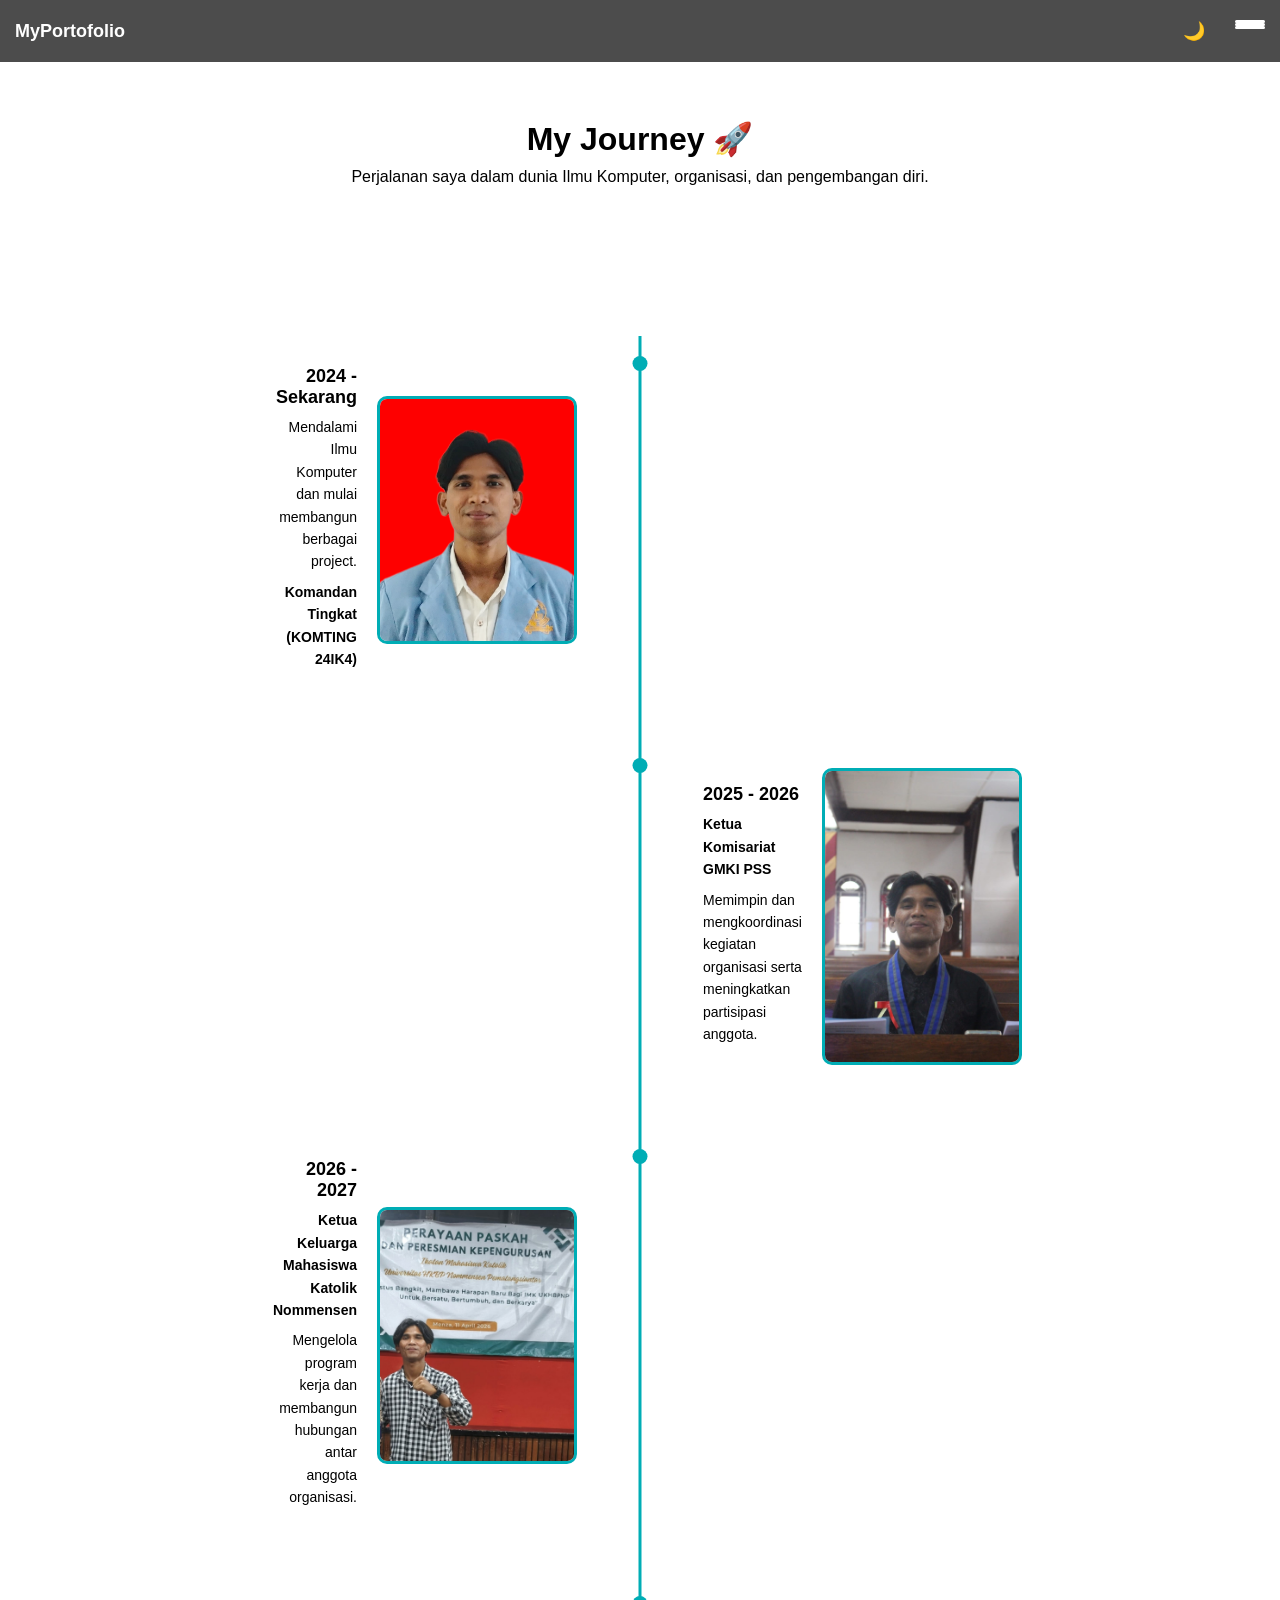
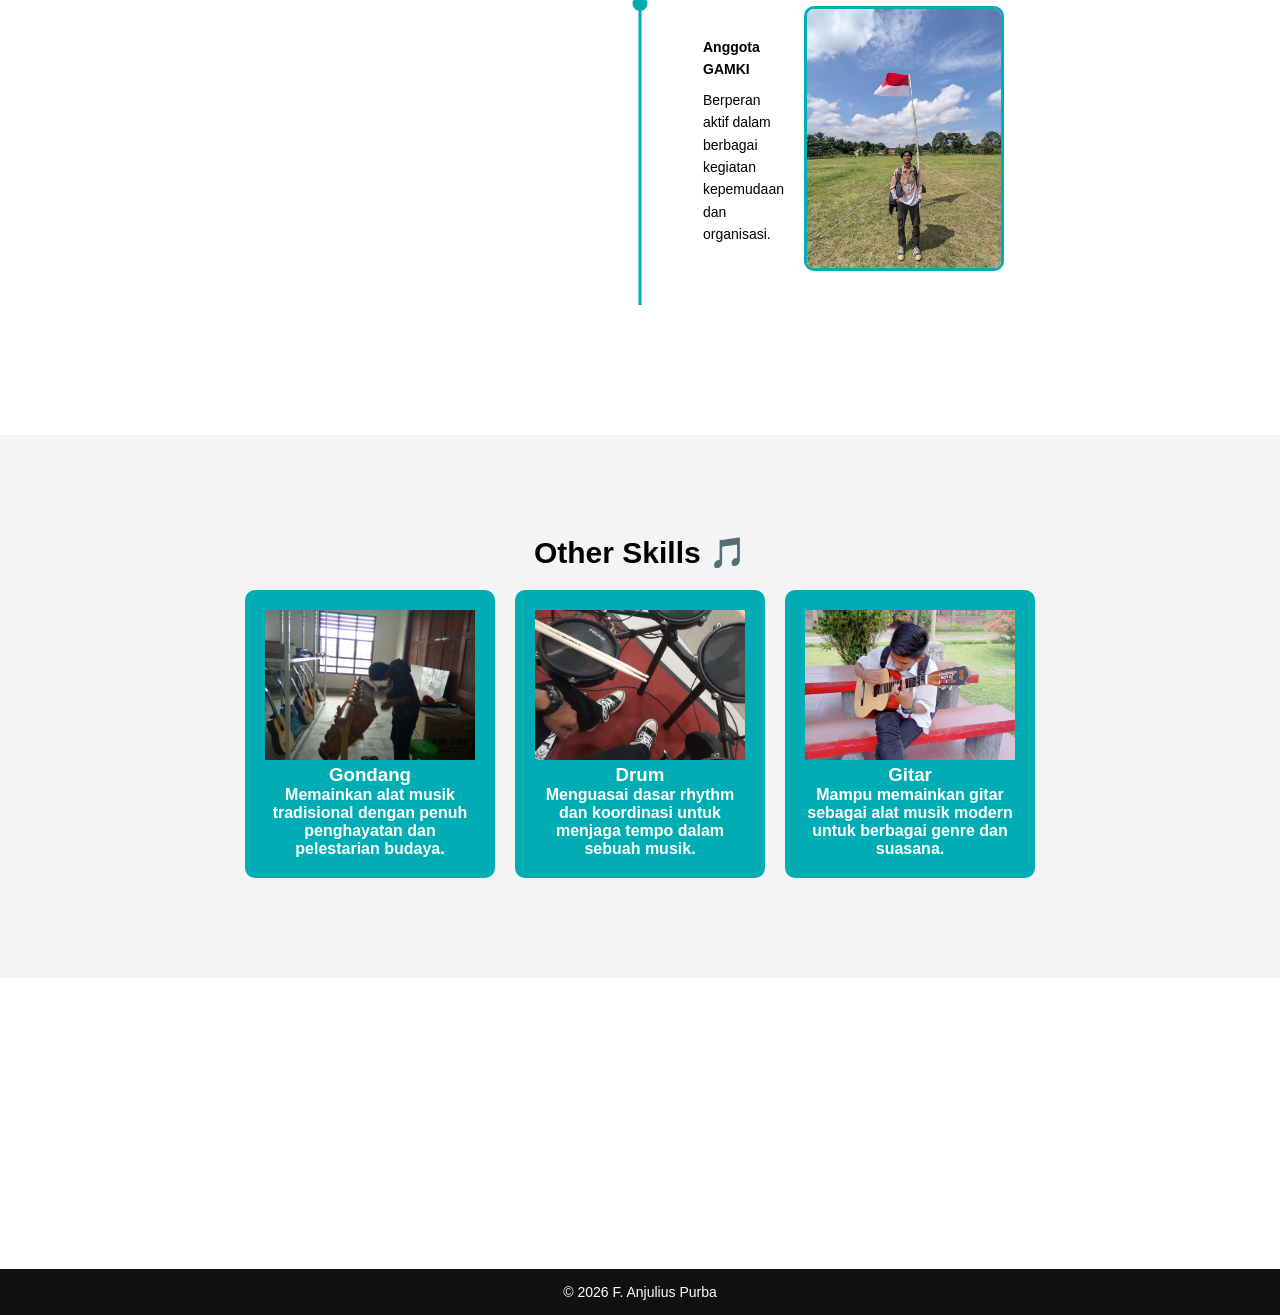
<file: history.html>
<!DOCTYPE html>
<html lang="id">
<head>
  <meta charset="UTF-8">
  <meta name="viewport" content="width=device-width, initial-scale=1.0">
  <title>My Journey - F. Anjulius Purba</title>
  <link rel="icon" type="image/png" href="assets/images/favicon.png">
  <link rel="stylesheet" href="css/style.css">
</head>

<body>


<!-- NAVBAR -->
<nav>
  <h2><a href="index.html">MyPortofolio</a></h2>

  <!-- DARK MODE -->
  <button id="toggle-mode">🌙</button>

  <!-- CHECKBOX -->
  <input type="checkbox" id="menu-toggle">

  <!-- HAMBURGER -->
  <label for="menu-toggle" class="menu-icon">
    <span></span>
    <span></span>
    <span></span>
  </label>

  <!-- MENU -->
  <ul class="menu">
    <li><a href="index.html" onclick="document.getElementById('menu-toggle').checked=false">Home</a></li>
    <li><a href="index.html#about" onclick="document.getElementById('menu-toggle').checked=false">About</a></li>
    <li><a href="index.html#skills" onclick="document.getElementById('menu-toggle').checked=false">Skills</a></li>
    <li><a href="index.html#projects" onclick="document.getElementById('menu-toggle').checked=false">Project</a></li>
    <li><a href="index.html#contact" onclick="document.getElementById('menu-toggle').checked=false">Contact</a></li>
  </ul>
</nav>

<!-- HERO MINI -->
<section class="section fade-up" style="padding-top:120px;">
  <h1 style="font-size:32px;">My Journey 🚀</h1>
  <p style="max-width:600px; margin:10px auto;">
    Perjalanan saya dalam dunia Ilmu Komputer, organisasi, dan pengembangan diri.
  </p>
</section>

<!-- TIMELINE -->
<section class="section fade-up">

  <div class="timeline">

    <!-- ILKOM -->
    <div class="timeline-item">
      <div class="timeline-content">
        <div class="timeline-text">
          <h3>2024 - Sekarang</h3>
          <p>Mendalami Ilmu Komputer dan mulai membangun berbagai project.</p>
          <p><b>Komandan Tingkat (KOMTING 24IK4)</b></p>
        </div>
        <div class="timeline-image">
          <img src="assets/images/ilkom.png">
        </div>
      </div>
    </div>

    <!-- GMKI -->
    <div class="timeline-item">
      <div class="timeline-content">
        <div class="timeline-text">
          <h3>2025 - 2026</h3>
          <p><b>Ketua Komisariat GMKI PSS</b></p>
          <p>Memimpin dan mengkoordinasi kegiatan organisasi serta meningkatkan partisipasi anggota.</p>
        </div>
        <div class="timeline-image">
          <img src="assets/images/gmki.jpg">
        </div>
      </div>
    </div>

    <!-- KMK -->
    <div class="timeline-item">
      <div class="timeline-content">
        <div class="timeline-text">
          <h3>2026 - 2027</h3>
          <p><b>Ketua Keluarga Mahasiswa Katolik Nommensen</b></p>
          <p>Mengelola program kerja dan membangun hubungan antar anggota organisasi.</p>
        </div>
        <div class="timeline-image">
          <img src="assets/images/kmk.jpeg">
        </div>
      </div>
    </div>

    <!-- GAMKI -->
    <div class="timeline-item">
      <div class="timeline-content">
        <div class="timeline-text">
          <h3></h3>
          <p><b>Anggota GAMKI</b></p>
          <p>Berperan aktif dalam berbagai kegiatan kepemudaan dan organisasi.</p>
        </div>
        <div class="timeline-image">
          <img src="assets/images/gamki.jpg">
        </div>
      </div>
    </div>

  </div>

</section>

<!-- SKILL LAIN -->
<section class="section fade-up" id="skills">

  <h2>Other Skills 🎵</h2>

  <div class="project-container">

    <div class="card">
      <img src="assets/images/gondang.jpg">
      <h3>Gondang</h3>
      <p>Memainkan alat musik tradisional dengan penuh penghayatan dan pelestarian budaya.</p>
    </div>

    <div class="card">
      <img src="assets/images/drum.jpg">
      <h3>Drum</h3>
      <p>Menguasai dasar rhythm dan koordinasi untuk menjaga tempo dalam sebuah musik.</p>
    </div>

    <div class="card">
      <img src="assets/images/gitar.jpg">
      <h3>Gitar</h3>
      <p>Mampu memainkan gitar sebagai alat musik modern untuk berbagai genre dan suasana.</p>
    </div>

  </div>

</section>

<!-- PENUTUP -->
<section class="section fade-up" style="background:#111; color:white;">
  <h2>Coming Soon ✨</h2>
  <p style="max-width:600px; margin:auto;">
    Halaman ini akan terus diperbarui seiring perjalanan saya berkembang.
    Nantikan cerita lengkapnya.
  </p>
</section>

<!-- FOOTER -->
<footer>
  <p>© 2026 F. Anjulius Purba</p>
</footer>

<!-- SCRIPT -->
<script>
/* CLOSE MENU */
function closeMenu(){
  document.getElementById("menu-toggle").checked = false;
}

/* DARK MODE */
const toggle = document.getElementById("toggle-mode");

toggle.addEventListener("click", () => {
  document.body.classList.toggle("light");

  if(document.body.classList.contains("light")){
    toggle.innerText = "☀";
  } else {
    toggle.innerText = "🌙";
  }
});

/* SCROLL ANIMATION */
const elements = document.querySelectorAll('.fade-up');

function showOnScroll() {
  const triggerBottom = window.innerHeight * 0.85;

  elements.forEach(el => {
    const boxTop = el.getBoundingClientRect().top;

    if (boxTop < triggerBottom) {
      el.classList.add('show');
    }
  });
}

window.addEventListener('scroll', showOnScroll);
window.addEventListener('load', showOnScroll);
</script>

</body>
</html>
</file>
<file: css/style.css>
/* RESET */
* {
  margin: 0;
  padding: 0;
  box-sizing: border-box;
  font-family: 'Segoe UI', sans-serif;
}

/* TRANSISI SMOOTH */
body,
nav,
.section,
.card,
.hero,
.menu {
  transition: all 0.4s ease;
}

/* TRANSISI HALUS */
body, nav, section, .card {
  transition: all 0.4s ease;
}

/* LIGHT MODE GLOBAL */
body.light {
  background: #f5f5f5;
  color: #111;
}

/* NAVBAR */
body.light nav {
  background: rgba(255,255,255,0.9);
}

body.light nav a {
  color: #111;
}

/* HERO */
body.light .hero {
  background: linear-gradient(to right, #f5f5f5, #e0e0e0);
  color: #111;
}

/* ABOUT */
body.light #about {
  background: #ffffff;
  color: #111;
}

/* SEMUA FOTO PROFILE */
.profile,
.about-img {
  transition: 0.3s;
}

.profile:hover,
.about-img:hover {
  transform: scale(1.05);
}

/* SKILLS */
body.light #skills {
  background: #f0f0f0;
}

/* PROJECT */
body.light #projects {
  background: #eaeaea;
  color: #111;
}

/* CARD */
body.light .card {
  background: #ffffff;
  color: #111;
}

/* CONTACT */
body.light #contact {
  background: #f4f4f4;
  color: #111;
}

/* MENU */
body.light .menu {
  background: rgba(255,255,255,0.95);
}

body.light .menu li a {
  color: #111;
}


/* SMOOTH SCROLL & NAVBAR OVERLAP */
html {
  scroll-behavior: smooth;
  scroll-padding-top: 90px;
}

section {
  scroll-margin-top: -20px;
}

/* ========================= */
/* LOADING SCREEN */
/* ========================= */

#loader {
  position: fixed;
  top: 0;
  left: 0;
  width: 100%;
  height: 100%;
  background: #000;
  color: white;
  display: flex;
  flex-direction: column;
  justify-content: center;
  align-items: center;
  z-index: 9999;
}

nav h2 a {
  color: white;
  text-decoration: none;
}

/* tombol toggle */
#toggle-mode {
  margin-left: 10px;
  padding: 5px 10px;
  border: none;
  background: transparent;
  color: white;
  font-size: 18px;
  cursor: pointer;
}

/* LIGHT MODE */
body.light {
  background: #f9f9f9;
  color: #111;
}

body.light nav {
  background: rgba(255,255,255,0.9);
  color: #111;
}

body.light nav a {
  color: #111;
}

body.light .menu {
  background: rgba(255,255,255,0.95);
}

body.light .menu li a {
  color: black;
}

body.light #contact {
  background: #f4f4f4;
  color: black;
}

body.light #projects {
  background: #eaeaea;
  color: #111;
}

/* CARD */
body.light .card {
  background: white;
  color: #111;
  box-shadow: 0 5px 15px rgba(0,0,0,0.1);
}

#toggle-mode {
  transition: transform 0.3s ease;
}

#toggle-mode:active {
  transform: rotate(180deg);
}

/* spinner */
.spinner {
  width: 40px;
  height: 40px;
  border: 4px solid #444;
  border-top: 4px solid #00adb5;
  border-radius: 50%;
  animation: spin 1s linear infinite;
  margin-bottom: 10px;
}

@keyframes spin {
  100% {
    transform: rotate(360deg);
  }
}

/* ========================= */
/* ANIMASI MASUK */
/* ========================= */

.fade-up {
  opacity: 0;
  transform: translateY(40px);
  transition: all 0.8s ease;
}

/* saat aktif */
.fade-up.show {
  opacity: 1;
  transform: translateY(0);
}

@keyframes fadeUp {
  to {
    opacity: 1;
    transform: translateY(0);
  }
}

/* ========================= */
/* HAMBURGER ICON */
/* ========================= */

.menu-icon {
  width: 30px;
  height: 22px;
  display: flex;
  flex-direction: column;
  justify-content: space-between;
  cursor: pointer;
  z-index: 2000;
}

.menu-icon span {
  display: block;
  height: 3px;
  background: white;
  border-radius: 2px;
  transition: 0.3s;
}

/* ubah jadi X */
#menu-toggle:checked + .menu-icon span:nth-child(1) {
  transform: rotate(45deg) translate(5px, 5px);
}

#menu-toggle:checked + .menu-icon span:nth-child(2) {
  opacity: 0;
}

#menu-toggle:checked + .menu-icon span:nth-child(3) {
  transform: rotate(-45deg) translate(5px, -5px);
}

/* default (dark) */
.menu-icon span {
  background: white;
}

/* saat light mode */
body.light .menu-icon span {
  background: #111;
}

/* sembunyikan checkbox */
#menu-toggle {
  display: none;
}

/* ========================= */
/* FULLSCREEN MENU */
/* ========================= */

.menu {
  position: fixed;
  top: 0;
  left: 0;
  width: 100%;
  height: 100vh;

  background: rgba(0,0,0,0.95);

  display: flex;
  flex-direction: column;
  justify-content: center;
  align-items: center;

  transform: translateY(-100%);
  transition: 0.4s ease;

  z-index: 1500;
}

/* tampil */
#menu-toggle:checked ~ .menu {
  transform: translateY(0);
}

/* item menu */
.menu li {
  margin: 20px 0;
}

.menu li a {
  font-size: 24px;
  color: white;
  text-decoration: none;
  transition: 0.3s;
}

.menu li a:hover {
  color: #00adb5;
}

/* animasi muncul item */
#menu-toggle:checked ~ .menu li {
  animation: fadeIn 0.5s ease forwards;
}

@keyframes fadeIn {
  from {
    opacity: 0;
    transform: translateY(20px);
  }
  to {
    opacity: 1;
    transform: translateY(0);
  }
}

/* NAVBAR UTAMA */
nav {
  position: fixed;
  width: 100%;
  top: 0;
  padding: 15px 20px;
  display: flex;
  justify-content: space-between; /* kiri - kanan */
  align-items: center;
  background: rgba(0,0,0,0.7);
  backdrop-filter: blur(10px);
  color: white;
  z-index: 1000;
}

/* WRAPPER KANAN */
.nav-right {
  display: flex;
  align-items: center;
  gap: 10px;
}

/* DARK MODE BUTTON */
#toggle-mode {
  font-size: 18px;
  background: transparent;
  border: none;
  color: white;
  cursor: pointer;
}

/* HAMBURGER */
.menu-icon {
  width: 30px;
  height: 22px;
  display: flex;
  flex-direction: column;
  justify-content: space-between;
  cursor: pointer;
}

/* NAVBAR */
nav {
  position: fixed;
  width: 100%;
  top: 0;
  padding: 15px 20px;
  display: flex;
  align-items: center;
  background: rgba(0,0,0,0.7);
  backdrop-filter: blur(10px);
  color: white;
  z-index: 1000;
}

/* dorong ke kanan */
#toggle-mode {
  margin-left: auto;
  margin-right: 10px;
}

/* hamburger */
.menu-icon {
  width: 30px;
  height: 22px;
  display: flex;
  flex-direction: column;
  justify-content: space-between;
  cursor: pointer;
}

/* MENU HAMBURGER */
body.light .menu {
  background: rgba(255,255,255,0.95);
}

body.light .menu a {
  color: #111;
}

/* ========================= */
/* NAVBAR HAMBURGER ALL DEVICE */
/* ========================= */

nav {
  position: fixed;
  width: 100%;
  top: 0;
  padding: 15px 20px;
  display: flex;
  justify-content: space-between;
  align-items: center;
  background: rgba(0,0,0,0.7);
  backdrop-filter: blur(10px);
  color: white;
  z-index: 1000;
}

/* WRAPPER KANAN */
nav .right-menu {
  display: flex;
  align-items: center;
  gap: 10px;
}

#toggle-mode {
  position: relative;
  z-index: 2000; /* lebih tinggi dari menu */
  margin-right: 10px;
  font-size: 18px;
  background: transparent;
  border: none;
  color: white;
  cursor: pointer;
}

.menu-icon {
  font-size: 26px;
  cursor: pointer;
}

nav h2 {
  font-size: 18px;
}

/* DARK MODE (default) */
#toggle-mode {
  color: white;
}

/* LIGHT MODE */
body.light #toggle-mode {
  color: #111; /* jadi gelap biar kelihatan */
}

/* ICON HAMBURGER SELALU MUNCUL */
.menu-icon {
  display: block;
  font-size: 26px;
  cursor: pointer;
}

/* sembunyikan checkbox */
#menu-toggle {
  display: none;
}

/* menu hidden */
nav ul {
  position: absolute;
  top: 60px;
  left: 0;
  width: 100%;
  background: #111;

  flex-direction: column;
  align-items: center;

  max-height: 0;
  overflow: hidden;
  transition: 0.3s;
}

/* saat diklik */
#menu-toggle:checked ~ ul {
  max-height: 400px;
}

/* ITEM MENU */
nav ul li {
  margin: 15px 0;
}

nav ul li a {
  color: white;
  text-decoration: none;
  font-size: 16px;
}


/* HERO */
.hero {
  min-height: 100vh;
  background: linear-gradient(to right, #000, #222);
  color: white;
  display: flex;
  align-items: center;
  padding: 100px 50px;
}

body.light .hero {
  background: linear-gradient(to right, #ffffff, #eaeaea);
  color: #111;
}

.hero-container {
  display: flex;
  align-items: center;
  justify-content: space-between;
  gap: 40px;
  width: 100%;
  max-width: 1200px;
  margin: auto;
}

/* TEXT */
.hero-text {
  flex: 1;
}

.hero-text h1 {
  font-size: 40px;
  margin-bottom: 15px;
}

.hero-text span {
  color: #00adb5;
}

.hero-text p {
  margin-bottom: 15px;
  line-height: 1.6;
  font-size: 16px;
}

/* FOTO */
.hero-image {
  flex: 1;
  text-align: center;
}

.hero-image img {
  width: 300px;
  border-radius: 20px;
  border: 4px solid #00adb5;
  transition: 0.3s;
}

.hero-image img:hover {
  transform: scale(1.05);
}

/* FOTO */
.profile {
  width: 300px;
  height: 315px;
  border-radius: 50%;
  object-fit: cover;
  margin-bottom: 20px;
  border: 4px solid #00adb5;
  transition: 0.3s;
}

.profile:hover {
  transform: scale(1.05);
}

/* BUTTON */
.btn {
  display: inline-block;
  padding: 10px 20px;
  background: #00adb5;
  color: white;
  text-decoration: none;
  border-radius: 25px;
  transition: 0.3s;
}

.btn:hover {
  background: #008c94;
}

/* SECTION */
.section {
  padding: 100px 20px;
  text-align: center;
}

.section h2 {
  margin-bottom: 20px;
  font-size: 30px;
}

/* PROJECT */
.project-container {
  display: flex;
  justify-content: center;
  gap: 20px;
  flex-wrap: wrap;
}

.card {
  background: #f4f4f4;
  padding: 20px;
  width: 250px;
  border-radius: 10px;
  transition: 0.3s;
}

.card:hover {
  transform: translateY(-10px);
}

/* SECTION WARNA */
#projects {
  background: #111;
  color: white;
}

#projects .card {
  background: #00adb5;
  color: white;
  font-weight: bold;
}

#contact {
  background: #222;
  color: white;
}

#skills {
  background: #f4f4f4;
}

#skills .card {
  background: #00adb5;
  color: white;
  font-weight: bold;
}


/* ========================= */
/* FORM MODERN */
/* ========================= */

.form-modern {
  max-width: 400px;
  margin: 30px auto;
  text-align: left;
}

/* INPUT GROUP */
.input-group {
  position: relative;
  margin-bottom: 25px;
}

.input-group input {
  width: 100%;
  padding: 12px;
  border: 2px solid #ccc;
  border-radius: 8px;
  outline: none;
  font-size: 14px;
  background: transparent;
  color: white;
}

/* LABEL FLOATING */
.input-group label {
  position: absolute;
  top: 50%;
  left: 12px;
  color: #aaa;
  font-size: 14px;
  transform: translateY(-50%);
  transition: 0.3s;
  background: transparent;
}

/* EFEK SAAT DIKLIK */
.input-group input:focus {
  border-color: #00adb5;
}

.input-group input:focus + label,
.input-group input:valid + label {
  top: -8px;
  left: 10px;
  font-size: 12px;
  color: #00adb5;
  background: #222;
  padding: 0 5px;
}

/* BUTTON MODERN */
.btn-modern {
  width: 100%;
  padding: 12px;
  border: none;
  background: #00adb5;
  color: white;
  font-size: 15px;
  border-radius: 25px;
  cursor: pointer;
  transition: 0.3s;
}

.btn-modern:hover {
  background: #008c94;
  transform: scale(1.03);
}


/* FOOTER */
footer {
  background: #111;
  color: white;
  text-align: center;
  padding: 15px;
  font-size: 14px;
}

/* RESPONSIVE DESIGN */

/* TABLET */
@media (max-width: 768px) {
  
  nav {
    padding: 10px 20px;
  }

  nav h2 {
    font-size: 18px;
  }

  nav ul {
    justify-content: center;
    flex-wrap: wrap;
  }

  nav ul li {
    margin: 5px 10px;
  }

  .hero h1 {
    font-size: 35px;
  }

  .hero p {
    font-size: 18px;
  }

  .profile {
    width: 180px;
    height: 180px;
  }

  .project-container {
    flex-direction: column;
    align-items: center;
  }
}

/* HP */
@media (max-width: 480px) {

  nav {
    padding: 22px 10px;
  }

  nav h2 {
    font-size: 16px;
  }

  nav ul li {
    margin: 3px 6px;
  }

  .hero {
    padding-top: 110px;
  }

  .hero h1 {
    font-size: 24px;
  }

  .hero p {
    font-size: 14px;
  }

  .profile {
    width: 240px;
    height: 250px;
  }

  .section {
    padding: 60px 15px;
  }

  .card {
    width: 90%;
  }

  .menu-icon {
    display: block;
  }

/* ========================= */
/* HERO FOTO DI ATAS (HP) */
/* ========================= */

.hero-container {
  flex-direction: column;
}

.hero-image {
  order: 1; /* foto di atas */
}

.hero-text {
  order: 2; /* teks di bawah */
}  

  /* ========================= */
/* ABOUT ME RESPONSIVE */
/* ========================= */

.about-container {
  flex-direction: column;
  text-align: center;
  gap: 20px;
}

.about-image {
  width: 100%;
}

.about-img {
  width: 200px;
}

.about-text {
  width: 100%;
  text-align: center;
}

.about-text h2 {
  text-align: center;
}

.about-text p {
  font-size: 14px;
  line-height: 1.6;
}

  /* ========================= */
  /* HERO RESPONSIVE */
  /* ========================= */

  .hero-container {
    flex-direction: column;
    text-align: center;
    gap: 20px;
  }

  .hero-text {
    width: 100%;
  }

  .hero-image {
    width: 100%;
  }

  .hero-image img {
    width: 200px;
  }

  .hero-text p {
    font-size: 14px;
    line-height: 1.6;
  }

  .btn {
    margin-top: 10px;
  }

}
/* sembunyikan menu awal */
nav ul {
  position: absolute;
  top: 60px;
  right: 0;
  width: 100%;
  background: #111;
  flex-direction: column;
  align-items: center;

  max-height: 0;
  overflow: hidden;
  transition: 0.3s;
}

nav ul li {
  margin: 15px 0;
}

/* saat diklik */
#menu-toggle:checked ~ ul {
  max-height: 100vh; /* biar full */
}  


.about-img {
  width: 200px; 
  border-radius: 10px;
}

.skills-container {
  display: flex;
  justify-content: center;
  gap: 30px;
  flex-wrap: wrap;
}

.skill {
  text-align: center;
}

.skill img {
  width: 60px;
  margin-bottom: 10px;
  transition: 0.3s;
}

.skill img:hover {
  transform: scale(1.2);
}

.card a {
  display: inline-block;
  margin-top: 10px;
  color: #00adb5;
  text-decoration: none;
}

.card a:hover {
  text-decoration: underline;
}

.socials {
  margin: 20px 0;
}

.socials img {
  width: 40px;
  margin: 0 10px;
  transition: 0.3s;
}

.socials img:hover {
  transform: scale(1.2);
}

.about-container {
  display: flex;
  align-items: center;
  justify-content: center;
  gap: 20px;
  flex-wrap: wrap;

  max-width: 800px;   /* 🔥 ini kunci */
  margin: 0 auto;     /* biar ke tengah */
}

/* FOTO */
.about-image {
  flex: 1;
  text-align: center;
}

.about-img {
  width: 250px;
  border-radius: 15px;
  border: 3px solid #00adb5;
}

/* TEXT */
.about-text {
  flex: 1;
  max-width: 450px;
  text-align: left;
}

.about-text h2 {
  margin-bottom: 15px;
}

.about-text p {
  margin-bottom: 15px;
  line-height: 1.6;
}

.project-card {
  overflow: hidden;
  text-align: left;
}

/* GAMBAR PROJECT */
.project-card img {
  width: 100%;
  height: 150px;
  object-fit: cover;
  border-radius: 10px;
  margin-bottom: 10px;
  transition: 0.3s;
}

/* HOVER GAMBAR */
.project-card:hover img {
  transform: scale(1.05);
}

/* TEXT */
.project-card h3 {
  margin-bottom: 10px;
}

.project-card p {
  font-size: 14px;
  margin-bottom: 10px;
}

/* LINK BUTTON */
.project-card a {
  display: inline-block;
  padding: 8px 15px;
  background: #00adb5;
  color: white;
  border-radius: 20px;
  text-decoration: none;
  transition: 0.3s;
}

.project-card a:hover {
  background: #008c94;
}

.contact-intro {
  max-width: 600px;
  margin: 0 auto 20px;
  font-size: 15px;
  line-height: 1.6;
}

/* TEXTAREA */
.input-group textarea {
  width: 100%;
  padding: 12px;
  border: 2px solid #ccc;
  border-radius: 8px;
  outline: none;
  font-size: 14px;
  background: transparent;
  color: white;
  resize: none;
  height: 100px;
}

/* LABEL TEXTAREA */
.input-group textarea:focus {
  border-color: #00adb5;
}

.input-group textarea:focus + label,
.input-group textarea:valid + label {
  top: -8px;
  left: 10px;
  font-size: 12px;
  color: #00adb5;
  background: #222;
  padding: 0 5px;
}


/* ========================= */
/* CSS HISTORY - FIX RAPI */
/* ========================= */

.timeline {
  max-width: 700px;
  margin: auto;
}

/* ITEM */
.timeline-item {
  border-left: 3px solid #00adb5;
  padding: 15px 20px;
  margin-bottom: 30px;
  position: relative;
}

/* TITIK */
.timeline-item::before {
  content: "";
  position: absolute;
  left: -9px;
  top: 20px;
  width: 15px;
  height: 15px;
  background: #00adb5;
  border-radius: 50%;
}

/* ISI */
.timeline-content {
  display: flex;
  align-items: center;
  justify-content: space-between;
  gap: 20px;
}

/* TEXT hanya untuk timeline */
.timeline .timeline-text {
  flex: 1;
  max-width: 400px;
}

/* GAMBAR hanya untuk timeline */
.timeline .timeline-image img {
  width: 200px;
  border-radius: 10px;
  border: 3px solid #00adb5;
  transition: 0.3s;
}

.timeline .timeline-image img:hover {
  transform: scale(1.05);
}

/* SKILL MUSIK BIAR AMAN */
.project-container .card img {
  width: 100%;
  height: 150px;
  object-fit: cover;
}

/* ========================= */
/* ZIG-ZAG SIMPLE */
/* ========================= */
/* ========================= */
/* RESPONSIVE */
/* ========================= */

@media (max-width: 768px) {

  .timeline-content {
    flex-direction: column !important;
    text-align: center;
  }

  .timeline-text {
    text-align: center;
  }

  .timeline-image img {
    width: 100%;
    max-width: 250px;
  }
}

/* ========================= */
/* GARIS TENGAH TIMELINE */
/* ========================= */

.timeline {
  position: relative;
}

/* garis tengah */
.timeline::before {
  content: "";
  position: absolute;
  top: 0;
  left: 50%;
  width: 3px;
  height: 100%;
  background: #00adb5;
  transform: translateX(-50%);
}

/* hilangkan garis kiri lama */
.timeline-item {
  border-left: none;
  position: relative;
}

/* titik di tengah */
.timeline-item::before {
  left: 50%;
  transform: translateX(-50%);
}

/* ========================= */
/* POSISI KIRI - KANAN */
/* ========================= */

.timeline-item {
  display: flex;
}

/* item ganjil ke kiri */
.timeline-item:nth-child(odd) .timeline-content {
  justify-content: flex-end;
  text-align: right;
}

/* item genap ke kanan */
.timeline-item:nth-child(even) .timeline-content {
  justify-content: flex-start;
  text-align: left;
}

/* batasi lebar biar tidak nabrak tengah */
.timeline-content {
  width: 45%;
}

@media (max-width: 768px) {

  .timeline::before {
    display: none;
  }

  .timeline-content {
    width: 100%;
  }

  .timeline-item::before {
    display: none;
  }
}

/* ========================= */
/* ZIGZAG FIX UNTUK GARIS TENGAH */
/* ========================= */

/* reset dulu */
.timeline-content {
  width: 45%;
}

/* item ganjil → kiri */
.timeline-item:nth-child(odd) .timeline-content {
  margin-right: auto;
  text-align: right;
}

/* item genap → kanan */
.timeline-item:nth-child(even) .timeline-content {
  margin-left: auto;
  text-align: left;
}

/* TEXT TIMELINE LEBIH RAPI */
.timeline .timeline-text h3 {
  margin-bottom: 8px;
  font-size: 18px;
}

.timeline .timeline-text p {
  margin-bottom: 8px;
  line-height: 1.6;
  font-size: 14px;
}

/* kasih ruang dalam box */
.timeline-content {
  padding: 15px;
}

.timeline-content {
  width: 45%;
}

/* kiri */
.timeline-item:nth-child(odd) .timeline-content {
  margin-right: auto;
  padding-right: 30px;
  text-align: right;
}

/* kanan */
.timeline-item:nth-child(even) .timeline-content {
  margin-left: auto;
  padding-left: 30px;
  text-align: left;
}

@media (max-width: 768px) {

  /* hilangkan garis tengah */
  .timeline::before {
    display: none;
  }

  /* full width */
  .timeline-content {
    width: 100%;
    margin: auto;
    padding: 10px 0;
    text-align: center;
  }

  /* reset zigzag */
  .timeline-item:nth-child(odd) .timeline-content,
  .timeline-item:nth-child(even) .timeline-content {
    margin: auto;
    padding: 0;
    text-align: center;
  }

  /* titik hilang */
  .timeline-item::before {
    display: none;
  }

  /* gambar */
  .timeline-image img {
    width: 100%;
    max-width: 250px;
  }
}

nav {
  padding: 15px 15px; /* sebelumnya terlalu lebar */
}

/* pastikan kanan aman */
nav .menu-icon {
  margin-left: 10px;
}

/* biar tidak keluar layar */
body {
  overflow-x: hidden;
}

.timeline-content {
  background: rgba(255,255,255,0.03);
  border-radius: 10px;
}

/* HERO MINI BIAR DEKAT */
.section:first-of-type {
  padding-top: 120px;
  padding-bottom: 40px;
}

.section:first-of-type h1 {
  margin-bottom: 10px;
}

.section:first-of-type p {
  margin-bottom: 0;
}

/* ANIMASI FOTO */
.timeline-image img {
  opacity: 0;
  transform: scale(0.8);
  transition: all 0.6s ease;
}

/* FOTO DEFAULT */
.timeline-image img {
  opacity: 0;
  transform: scale(0.8);
  transition: all 0.6s ease;
}

/* SAAT MUNCUL (ikut fade-up) */
.fade-up.show .timeline-image img {
  opacity: 1;
  transform: scale(1);
}

.timeline-content {
  background: rgba(255,255,255,0.03);
  transition: 0.3s;
}
</file>
